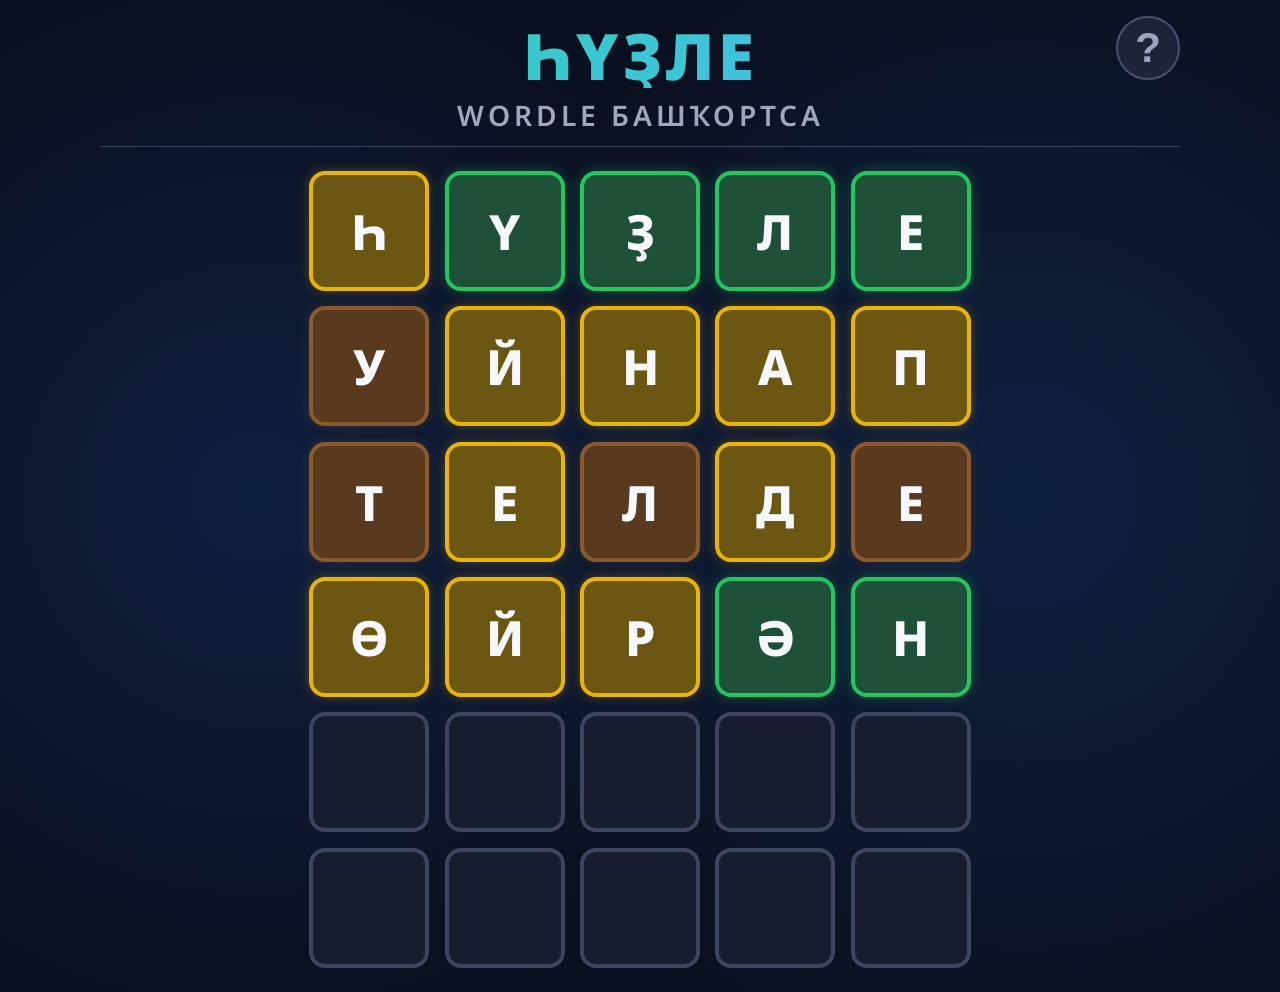
<file: app/static/huzle-preview.html>
<!DOCTYPE html>
<html lang="ba">
<head>
  <meta charset="UTF-8">
  <meta name="viewport" content="width=device-width, initial-scale=1.0">
  <title>ҺҮҘЛЕ — Preview</title>
  <link href="https://fonts.googleapis.com/css2?family=Noto+Sans:wght@400;600;700;800;900&display=swap" rel="stylesheet">
  <style>
    :root {
      --bg: #0b1020;
      --surface: #171c2e;
      --border: #3d4460;
      --text-dim: #9aa1b9;
      --correct: #22c55e;
      --present: #eab308;
      --absent: #8a5a2f;
      --tile-size: min(120px, calc((100vw - 64px) / 5));
    }

    * { box-sizing: border-box; margin: 0; padding: 0; }

    body {
      min-height: 100vh;
      font-family: "Noto Sans", sans-serif;
      background:
        radial-gradient(circle at 20% 50%, rgba(33, 93, 187, 0.20), transparent 45%),
        radial-gradient(circle at 80% 50%, rgba(36, 109, 208, 0.18), transparent 50%),
        var(--bg);
      color: #e6e9f6;
      display: flex;
      flex-direction: column;
      align-items: center;
      padding: 0 16px 24px;
    }

    .top {
      width: 100%;
      max-width: 1080px;
      border-bottom: 1px solid rgba(190, 199, 235, 0.25);
      padding: 16px 0 12px;
      position: relative;
      text-align: center;
      margin-top: 8px;
    }

    .logo {
      font-weight: 900;
      font-size: clamp(48px, 7vw, 64px);
      letter-spacing: 4px;
      line-height: 1;
      background: linear-gradient(135deg, #29d4a5 0%, #4fb7ff 100%);
      -webkit-background-clip: text;
      -webkit-text-fill-color: transparent;
      background-clip: text;
    }

    .subtitle {
      margin-top: 8px;
      font-size: clamp(16px, 2.2vw, 38px);
      letter-spacing: 4px;
      text-transform: uppercase;
      color: #a0a8be;
      font-weight: 600;
    }

    .help-btn {
      position: absolute;
      right: 0;
      top: 8px;
      width: 64px;
      height: 64px;
      border-radius: 50%;
      border: 2px solid #495171;
      background: rgba(97, 104, 132, 0.2);
      color: #9ca3bf;
      font-size: 42px;
      font-weight: 700;
      line-height: 1;
    }

    main {
      width: 100%;
      display: flex;
      justify-content: center;
      padding-top: 24px;
    }

    #board {
      display: grid;
      grid-template-rows: repeat(6, var(--tile-size));
      gap: clamp(10px, 1.2vw, 18px);
    }

    .row {
      display: grid;
      grid-template-columns: repeat(5, var(--tile-size));
      gap: clamp(10px, 1.2vw, 18px);
    }

    .tile {
      width: var(--tile-size);
      height: var(--tile-size);
      border: 4px solid var(--border);
      border-radius: 16px;
      background: var(--surface);
      display: flex;
      align-items: center;
      justify-content: center;
      font-weight: 800;
      font-size: clamp(28px, 3.8vw, 54px);
      text-transform: uppercase;
      color: #f7f8fc;
    }

    .tile.correct {
      background: #1f5138;
      border-color: var(--correct);
      box-shadow: 0 0 14px rgba(34, 197, 94, 0.35);
    }

    .tile.present {
      background: #6c5712;
      border-color: var(--present);
      box-shadow: 0 0 12px rgba(234, 179, 8, 0.3);
    }

    .tile.absent {
      background: #5a3a1f;
      border-color: var(--absent);
      box-shadow: 0 0 12px rgba(138, 90, 47, 0.28);
    }

    @media (max-width: 760px) {
      .help-btn {
        width: 44px;
        height: 44px;
        font-size: 28px;
      }

      .top {
        margin-top: 0;
      }
    }
  </style>
</head>
<body>
  <header class="top">
    <div class="logo">ҺҮҘЛЕ</div>
    <div class="subtitle">WORDLE БАШҠОРТСА</div>
    <button class="help-btn" type="button" aria-label="Help">?</button>
  </header>

  <main>
    <div id="board"></div>
  </main>

  <script>
    const words = ["һүҙле", "уйнап", "телде", "өйрән"];
    const states = ["correct", "present", "absent"];
    const board = document.getElementById("board");

    for (let rowIndex = 0; rowIndex < 6; rowIndex += 1) {
      const row = document.createElement("div");
      row.className = "row";
      const word = words[rowIndex] || "";

      for (let col = 0; col < 5; col += 1) {
        const tile = document.createElement("div");
        tile.className = "tile";

        if (word[col]) {
          tile.textContent = word[col];
          const randomState = states[Math.floor(Math.random() * states.length)];
          tile.classList.add(randomState);
        }

        row.appendChild(tile);
      }

      board.appendChild(row);
    }
  </script>
</body>
</html>
</file>
